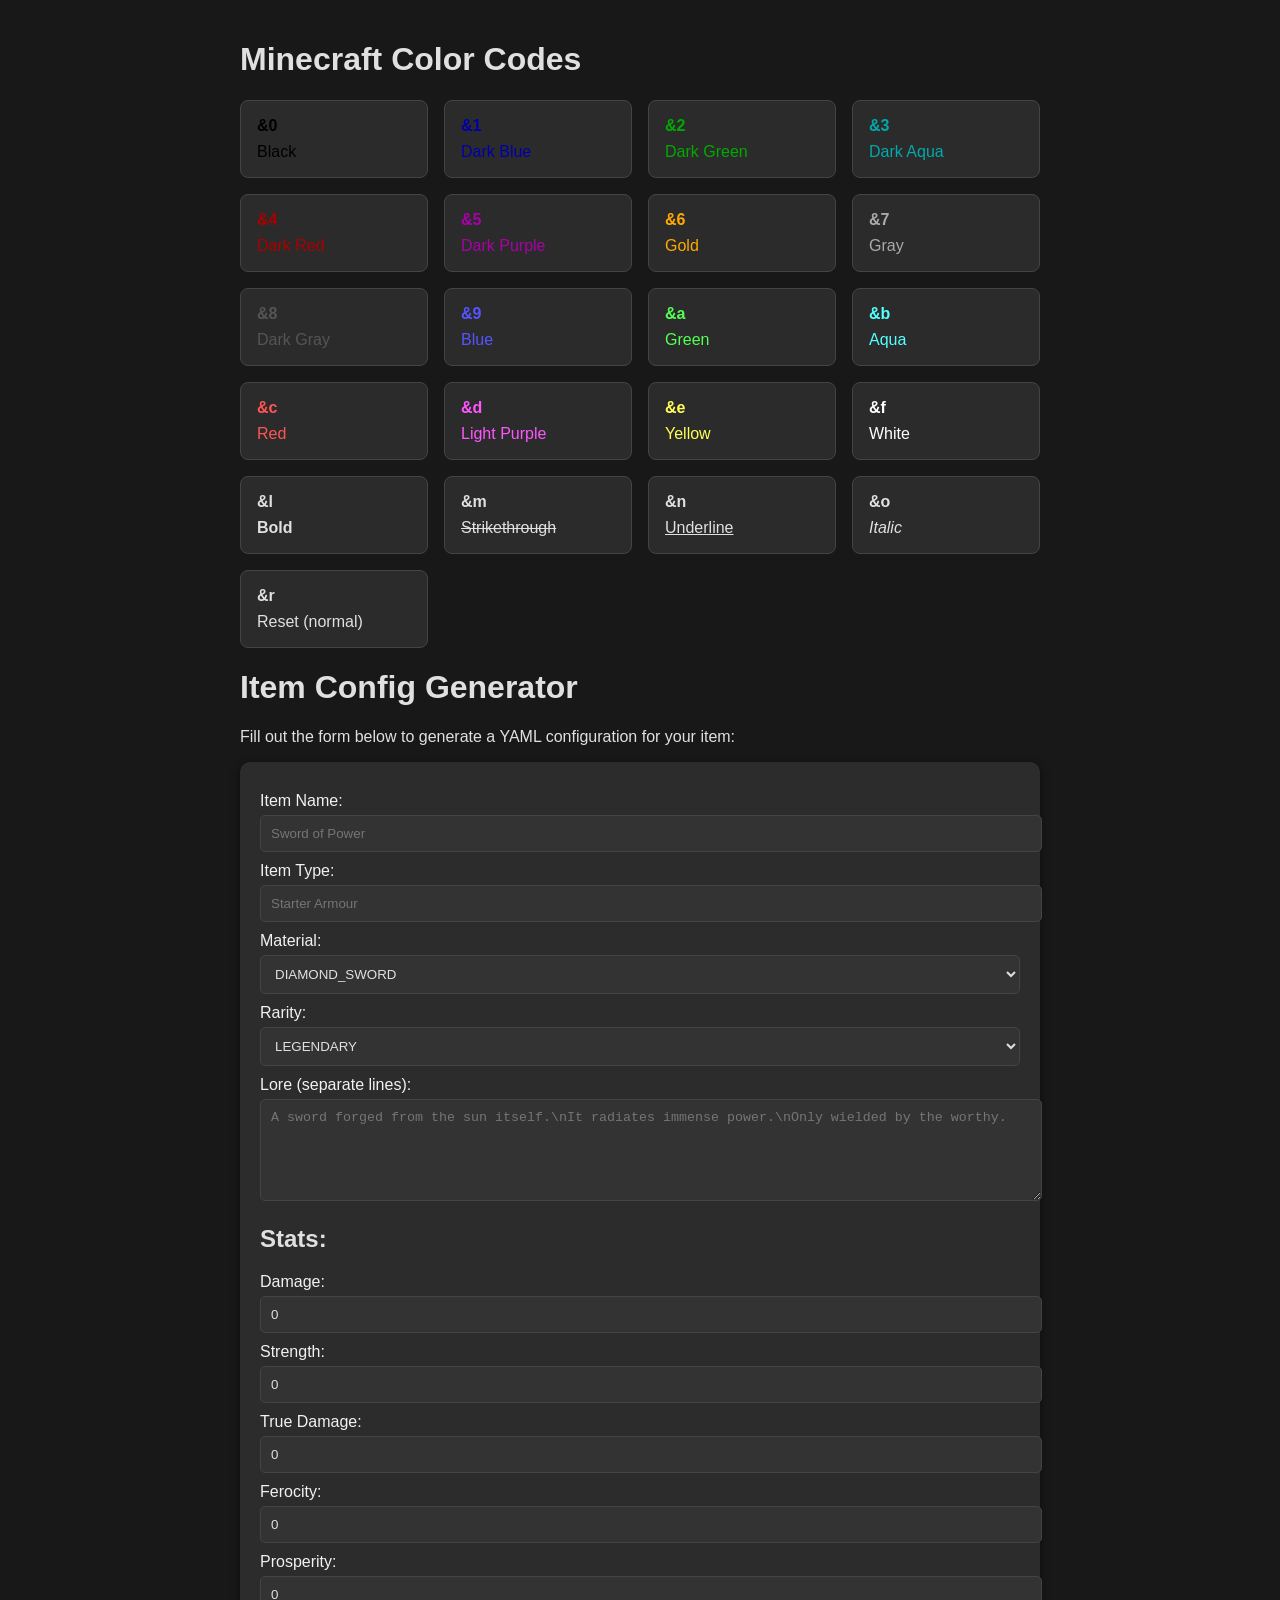
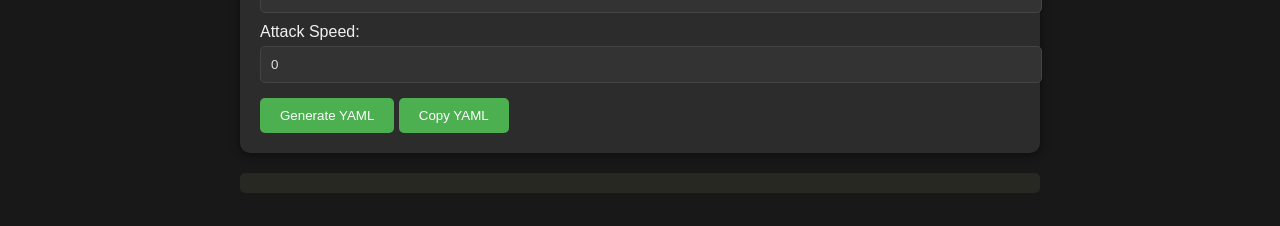
<file: itemMaker/index.html>
<!DOCTYPE html>
<html lang="en">
<head>
    <meta charset="UTF-8">
    <meta name="viewport" content="width=device-width, initial-scale=1.0">
    <title>Item Config Form</title>
    <style>
        body {
            font-family: Arial, sans-serif;
            background-color: #181818; /* Dark background */
            color: #e0e0e0; /* Light text color */
            padding: 20px;
            max-width: 800px;
            margin: auto;
        }

        form {
            background: #2c2c2c; /* Dark form background */
            padding: 20px;
            border-radius: 10px;
            box-shadow: 0 2px 10px rgba(0, 0, 0, 0.5);
        }

        label {
            display: block;
            margin-top: 10px;
            color: #f1f1f1; /* Light text for labels */
        }

        input, textarea, select {
            width: 100%;
            padding: 10px;
            margin-top: 5px;
            border-radius: 5px;
            border: 1px solid #444; /* Darker border */
            background-color: #333; /* Dark input fields */
            color: #f1f1f1; /* Light text color for inputs */
        }

        textarea {
            resize: vertical;
            height: 80px;
        }

        button {
            background-color: #4CAF50;
            color: white;
            padding: 10px 20px;
            border: none;
            border-radius: 5px;
            cursor: pointer;
            margin-top: 15px;
        }

        button:hover {
            background-color: #45a049;
        }

        pre {
            background: #272822;
            color: #f8f8f2;
            padding: 10px;
            border-radius: 5px;
            margin-top: 20px;
            overflow-x: auto;
        }

        select, input[type="number"] {
            background-color: #333; /* Dark select and number input */
            color: #e0e0e0; /* Light text color */
        }

        option {
            background-color: #333;
            color: #e0e0e0;
        }
        
        .color-grid {
      display: grid;
      grid-template-columns: repeat(auto-fit, minmax(180px, 1fr));
      gap: 1rem;
    }

    .color-box {
      padding: 1rem;
      border-radius: 8px;
      background-color: #2b2b2b;
      border: 1px solid #444;
    }

    .code {
      font-weight: bold;
      display: block;
      margin-bottom: 0.5rem;
    }

    .mc-0  { color: #000000; } /* Black */
    .mc-1  { color: #0000AA; } /* Dark Blue */
    .mc-2  { color: #00AA00; } /* Dark Green */
    .mc-3  { color: #00AAAA; } /* Dark Aqua */
    .mc-4  { color: #AA0000; } /* Dark Red */
    .mc-5  { color: #AA00AA; } /* Dark Purple */
    .mc-6  { color: #FFAA00; } /* Gold */
    .mc-7  { color: #AAAAAA; } /* Gray */
    .mc-8  { color: #555555; } /* Dark Gray */
    .mc-9  { color: #5555FF; } /* Blue */
    .mc-a  { color: #55FF55; } /* Green */
    .mc-b  { color: #55FFFF; } /* Aqua */
    .mc-c  { color: #FF5555; } /* Red */
    .mc-d  { color: #FF55FF; } /* Light Purple */
    .mc-e  { color: #FFFF55; } /* Yellow */
    .mc-f  { color: #FFFFFF; } /* White */

    .mc-l { font-weight: bold; }       /* Bold */
    .mc-m { text-decoration: line-through; } /* Strikethrough */
    .mc-n { text-decoration: underline; }    /* Underline */
    .mc-o { font-style: italic; }      /* Italic */
    .mc-k { animation: obfuscate 0.1s infinite; } /* Obfuscated (simulated) */

    @keyframes obfuscate {
      0%   { content: "#"; }
      25%  { content: "*"; }
      50%  { content: "&"; }
      75%  { content: "%"; }
      100% { content: "@"; }
    }
    </style>
</head>
<body>

<h1>Minecraft Color Codes</h1>
  <div class="color-grid">
    <div class="color-box mc-0"><span class="code">&0</span>Black</div>
    <div class="color-box mc-1"><span class="code">&1</span>Dark Blue</div>
    <div class="color-box mc-2"><span class="code">&2</span>Dark Green</div>
    <div class="color-box mc-3"><span class="code">&3</span>Dark Aqua</div>
    <div class="color-box mc-4"><span class="code">&4</span>Dark Red</div>
    <div class="color-box mc-5"><span class="code">&5</span>Dark Purple</div>
    <div class="color-box mc-6"><span class="code">&6</span>Gold</div>
    <div class="color-box mc-7"><span class="code">&7</span>Gray</div>
    <div class="color-box mc-8"><span class="code">&8</span>Dark Gray</div>
    <div class="color-box mc-9"><span class="code">&9</span>Blue</div>
    <div class="color-box mc-a"><span class="code">&a</span>Green</div>
    <div class="color-box mc-b"><span class="code">&b</span>Aqua</div>
    <div class="color-box mc-c"><span class="code">&c</span>Red</div>
    <div class="color-box mc-d"><span class="code">&d</span>Light Purple</div>
    <div class="color-box mc-e"><span class="code">&e</span>Yellow</div>
    <div class="color-box mc-f"><span class="code">&f</span>White</div>

    <div class="color-box"><span class="code">&l</span><span class="mc-l">Bold</span></div>
    <div class="color-box"><span class="code">&m</span><span class="mc-m">Strikethrough</span></div>
    <div class="color-box"><span class="code">&n</span><span class="mc-n">Underline</span></div>
    <div class="color-box"><span class="code">&o</span><span class="mc-o">Italic</span></div>
    <div class="color-box"><span class="code">&r</span>Reset (normal)</div>
  </div>

<h1>Item Config Generator</h1>
<p>Fill out the form below to generate a YAML configuration for your item:</p>

<form id="item-form">
    <label for="name">Item Name:</label>
    <input type="text" id="name" required placeholder="Sword of Power">
    
    <label for="type">Item Type:</label>
<input type="text" id="type" required placeholder="Starter Armour">


    <label for="material">Material:</label>
    <select id="material" required onchange="updateStatsAccessibility()">
        <optgroup label="Swords">
            <option value="DIAMOND_SWORD">DIAMOND_SWORD</option>
            <option value="IRON_SWORD">IRON_SWORD</option>
            <option value="GOLDEN_SWORD">GOLDEN_SWORD</option>
            <option value="NETHERITE_SWORD">NETHERITE_SWORD</option>
            <option value="WOODEN_SWORD">WOODEN_SWORD</option>
            <option value="STONE_SWORD">STONE_SWORD</option>
        </optgroup>
        <optgroup label="Armor">
            <option value="DIAMOND_HELMET">DIAMOND_HELMET</option>
            <option value="DIAMOND_CHESTPLATE">DIAMOND_CHESTPLATE</option>
            <option value="DIAMOND_LEGGINGS">DIAMOND_LEGGINGS</option>
            <option value="DIAMOND_BOOTS">DIAMOND_BOOTS</option>
            <option value="IRON_HELMET">IRON_HELMET</option>
            <option value="IRON_CHESTPLATE">IRON_CHESTPLATE</option>
            <option value="IRON_LEGGINGS">IRON_LEGGINGS</option>
            <option value="IRON_BOOTS">IRON_BOOTS</option>
            <option value="GOLDEN_HELMET">GOLDEN_HELMET</option>
            <option value="GOLDEN_CHESTPLATE">GOLDEN_CHESTPLATE</option>
            <option value="GOLDEN_LEGGINGS">GOLDEN_LEGGINGS</option>
            <option value="GOLDEN_BOOTS">GOLDEN_BOOTS</option>
            <option value="NETHERITE_HELMET">NETHERITE_HELMET</option>
            <option value="NETHERITE_CHESTPLATE">NETHERITE_CHESTPLATE</option>
            <option value="NETHERITE_LEGGINGS">NETHERITE_LEGGINGS</option>
            <option value="NETHERITE_BOOTS">NETHERITE_BOOTS</option>
            <option value="LEATHER_HELMET">LEATHER_HELMET</option>
            <option value="LEATHER_CHESTPLATE">LEATHER_CHESTPLATE</option>
            <option value="LEATHER_LEGGINGS">LEATHER_LEGGINGS</option>
            <option value="LEATHER_BOOTS">LEATHER_BOOTS</option>
        </optgroup>
        <optgroup label="Tools">
            <option value="DIAMOND_PICKAXE">DIAMOND_PICKAXE</option>
            <option value="IRON_PICKAXE">IRON_PICKAXE</option>
            <option value="GOLDEN_PICKAXE">GOLDEN_PICKAXE</option>
            <option value="NETHERITE_PICKAXE">NETHERITE_PICKAXE</option>
            <option value="STONE_PICKAXE">STONE_PICKAXE</option>
            <option value="WOODEN_PICKAXE">WOODEN_PICKAXE</option>
            <option value="DIAMOND_SHOVEL">DIAMOND_SHOVEL</option>
            <option value="IRON_SHOVEL">IRON_SHOVEL</option>
            <option value="GOLDEN_SHOVEL">GOLDEN_SHOVEL</option>
            <option value="NETHERITE_SHOVEL">NETHERITE_SHOVEL</option>
            <option value="STONE_SHOVEL">STONE_SHOVEL</option>
            <option value="WOODEN_SHOVEL">WOODEN_SHOVEL</option>
            <option value="DIAMOND_HOE">DIAMOND_HOE</option>
            <option value="IRON_HOE">IRON_HOE</option>
            <option value="GOLDEN_HOE">GOLDEN_HOE</option>
            <option value="NETHERITE_HOE">NETHERITE_HOE</option>
            <option value="STONE_HOE">STONE_HOE</option>
            <option value="WOODEN_HOE">WOODEN_HOE</option>
        </optgroup>
        <optgroup label="Bows">
            <option value="BOW">BOW</option>
        </optgroup>
        <optgroup label="Amulets">
            <option value="IRON_NUGGET">IRON_NUGGET</option>
        </optgroup>
    </select>

    <label for="rarity">Rarity:</label>
    <select id="rarity" required>
        <option value="LEGENDARY">LEGENDARY</option>
        <option value="MYTHIC">MYTHIC</option>
        <option value="ASCENDED">ASCENDED</option>
        <option value="EPIC">EPIC</option>
        <option value="RARE">RARE</option>
        <option value="UNCOMMON">UNCOMMON</option>
        <option value="COMMON">COMMON</option>
    </select>

    <label for="lore">Lore (separate lines):</label>
    <textarea id="lore" required placeholder="A sword forged from the sun itself.\nIt radiates immense power.\nOnly wielded by the worthy."></textarea>

    <h2>Stats:</h2>
    <div id="damage-container">
        <label for="damage">Damage:</label>
        <input type="number" id="damage" value="0" required>
    </div>

    <div id="strength-container">
        <label for="strength">Strength:</label>
        <input type="number" id="strength" value="0" required>
    </div>

    <div id="health-container">
        <label for="defense">Health:</label>
        <input type="number" id="health" value="0" required>
    </div>

    <div id="defense-container">
        <label for="defense">Defense:</label>
        <input type="number" id="defense" value="0" required>
    </div>

    <div id="truedamage-container">
        <label for="truedamage">True Damage:</label>
        <input type="number" id="truedamage" value="0" required>
    </div>

    <div id="truedefense-container">
        <label for="truedefense">True Defense:</label>
        <input type="number" id="truedefense" value="0" required>
    </div>

    <div id="ferocity-container">
        <label for="ferocity">Ferocity:</label>
        <input type="number" id="ferocity" value="0" required>
    </div>

    <div id="speed-container">
        <label for="speed">Speed:</label>
        <input type="number" id="speed" value="0" required>
    </div>

    <div id="prosperity-container">
        <label for="prosperity">Prosperity:</label>
        <input type="number" id="prosperity" value="0" required>
    </div>

    <div id="attack_speed-container" style="display:none;">
        <label for="attack_speed">Attack Speed:</label>
        <input type="number" id="attack_speed" value="0" required>
    </div>

    <div id="amuletdamage-container" style="display:none;">
        <label for="amuletdamage">Amulet Damage:</label>
        <input type="number" id="amuletdamage" value="0" required>
    </div>

    <div id="amuletdefense-container" style="display:none;">
        <label for="amuletdefense">Amulet Defense:</label>
        <input type="number" id="amuletdefense" value="0" required>
    </div>

    <div id="mining_fortune-container" style="display:none;">
        <label for="mining_fortune">Mining Fortune:</label>
        <input type="number" id="mining_fortune" value="0" required>
    </div>

    <div id="heat_resistance-container" style="display:none;">
        <label for="heat_resistance">Heat Resistance:</label>
        <input type="number" id="heat_resistance" value="0" required>
    </div>

    <div id="trophy_chance-container" style="display:none;">
        <label for="trophy_chance">Trophy Chance:</label>
        <input type="number" id="trophy_chance" value="0" required>
    </div>

    <div id="fishing_fortune-container" style="display:none;">
        <label for="fishing_fortune">Fishing Fortune:</label>
        <input type="number" id="fishing_fortune" value="0" required>
    </div>

    <div id="farming_fortune-container" style="display:none;">
        <label for="farming_fortune">Farming Fortune:</label>
        <input type="number" id="farming_fortune" value="0" required>
    </div>

    <button type="button" onclick="generateYAML()">Generate YAML</button>
    
    <button type="button" onclick="copyYAML()">Copy YAML</button>
<span id="copy-feedback" style="margin-left:10px; color:lightgreen;"></span>

</form>

<pre id="output"></pre>

<script>
// JavaScript to handle visibility of stats based on selected material
function updateStatsAccessibility() {

    const statFields = [
    'damage', 'strength', 'health', 'defense', 'truedamage', 'truedefense',
    'ferocity', 'speed', 'prosperity', 'attack_speed', 'amuletdamage', 'amuletdefense',
    'mining_fortune', 'heat_resistance', 'fishing_fortune', 'trophy_chance', 'farming_fortune'
];

statFields.forEach(id => {
    const field = document.getElementById(id);
    if (field) field.value = 0;
});
    
    const material = document.getElementById('material').value;
    
    // Show amulet stats only for Iron Nugget
    if (material === "IRON_NUGGET") {
        document.getElementById('amuletdamage-container').style.display = 'block';
        document.getElementById('amuletdefense-container').style.display = 'block';
    } else {
        document.getElementById('amuletdamage-container').style.display = 'none';
        document.getElementById('amuletdefense-container').style.display = 'none';
    }

    // Additional Restrictions (based on item categories)
    const isSword = material.includes("SWORD");
    const isArmor = material.includes("HELMET") || material.includes("CHESTPLATE") || material.includes("LEGGINGS") || material.includes("BOOTS");
    const isTool = material.includes("PICKAXE") || material.includes("SHOVEL") || material.includes("HOE");
    const isBow = material === "BOW";

    // Restrict fields based on material type
    document.getElementById('damage-container').style.display = isSword || isTool || isBow ? 'block' : 'none';
    document.getElementById('strength-container').style.display = isSword || isArmor || isTool || isBow ? 'block' : 'none';
    document.getElementById('health-container').style.display = isArmor ? 'block' : 'none';
    document.getElementById('defense-container').style.display = isArmor ? 'block' : 'none';
    document.getElementById('truedamage-container').style.display = isSword || isTool ? 'block' : 'none';
    document.getElementById('truedefense-container').style.display = isArmor ? 'block' : 'none';
    document.getElementById('ferocity-container').style.display = isSword || isBow ? 'block' : 'none';
    document.getElementById('mining_fortune-container').style.display = isTool ? 'block' : 'none';
    document.getElementById('fishing_fortune-container').style.display = isTool ? 'block' : 'none';
    document.getElementById('trophy_chance-container').style.display = isTool ? 'block' : 'none';
    document.getElementById('farming_fortune-container').style.display = isTool ? 'block' : 'none';
    document.getElementById('speed-container').style.display = isBow || isTool || isTool ? 'block' : 'none';
    document.getElementById('attack_speed-container').style.display = isBow || isSword || isTool ? 'block' : 'none';
    document.getElementById('prosperity-container').style.display = isBow || isSword || isTool || isArmor ? 'block' : 'none';
    document.getElementById('heat_resistance-container').style.display = isArmor ? 'block' : 'none';

    // Restrict stats for Bows
    if (isBow) {
        document.getElementById('damage-container').style.display = 'none';
        document.getElementById('strength-container').style.display = 'none';
        document.getElementById('health-container').style.display = 'none';
        document.getElementById('defense-container').style.display = 'none';
        document.getElementById('truedamage-container').style.display = 'none';
        document.getElementById('truedefense-container').style.display = 'none';
        document.getElementById('ferocity-container').style.display = 'none';
        document.getElementById('heat_resistance-container').style.display = 'none';
        document.getElementById('mining_fortune-container').style.display = 'none';
        document.getElementById('fishing_fortune-container').style.display = 'none';
        document.getElementById('farming_fortune-container').style.display = 'none';
        document.getElementById('attack_speed-container').style.display = 'none';
        document.getElementById('trophy_chance-container').style.display = 'none';
        
    }
}

function generateYAML() {
    const name = document.getElementById('name').value;
    const material = document.getElementById('material').value;
    const rarity = document.getElementById('rarity').value;
    const lore = document.getElementById('lore').value.split('\n');
    const type = document.getElementById('type').value;

    const rarityColors = {
        "COMMON": "&f",
        "UNCOMMON": "&a",
        "RARE": "&9",
        "EPIC": "&5",
        "LEGENDARY": "&6",
        "MYTHIC": "&d",
        "ASCENDED": "&c"
    };

    const coloredName = rarityColors[rarity] + name;

    const stats = {
        damage: document.getElementById('damage').value,
        strength: document.getElementById('strength').value,
        health: document.getElementById('health').value,
        defense: document.getElementById('defense').value,
        truedamage: document.getElementById('truedamage').value,
        truedefense: document.getElementById('truedefense').value,
        ferocity: document.getElementById('ferocity').value,
        speed: document.getElementById('speed').value,
        attack_speed: document.getElementById('attack_speed').value,
        prosperity: document.getElementById('prosperity').value,
        amuletdamage: document.getElementById('amuletdamage').value,
        amuletdefense: document.getElementById('amuletdefense').value,
        heat_resistance: document.getElementById('heat_resistance').value,
        mining_fortune: document.getElementById('mining_fortune').value,
        fishing_fortune: document.getElementById('fishing_fortune').value,
        farming_fortune: document.getElementById('farming_fortune').value,
        trophy_chance: document.getElementById('trophy_chance').value,
    };

    let yamlData = `name: "${coloredName}"
material: ${material}
type: ${type}
rarity: ${rarity}
lore:
  - "${lore.join('"\n  - "')}"

stats:
`;

    for (const [key, value] of Object.entries(stats)) {
        if (value !== '' && value !== '0') {
            yamlData += `  ${key}: ${value}\n`;
        }
    }

    document.getElementById('output').textContent = yamlData;
}

function copyYAML() {
    const yaml = document.getElementById('output').textContent;

    if (!yaml.trim()) {
        document.getElementById('copy-feedback').textContent = "Nothing to copy!";
        return;
    }

    navigator.clipboard.writeText(yaml).then(() => {
        document.getElementById('copy-feedback').textContent = "YAML copied!";
        setTimeout(() => {
            document.getElementById('copy-feedback').textContent = "";
        }, 2000);
    }).catch(err => {
        console.error("Copy failed:", err);
        document.getElementById('copy-feedback').textContent = "Copy failed!";
    });
}

// Initial call
updateStatsAccessibility();
</script>



</body>
</html>
</file>
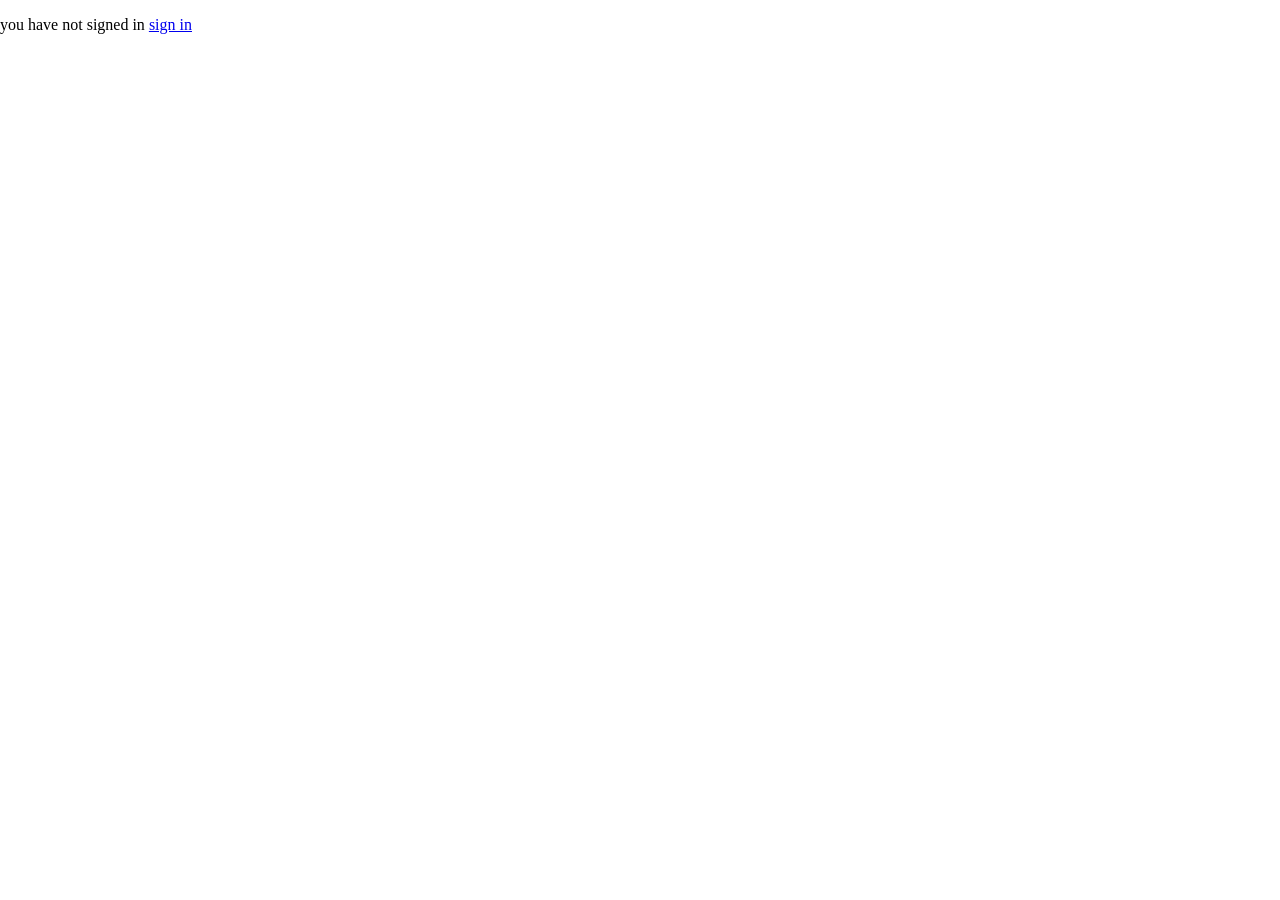
<file: proxy/index.html>
<!DOCTYPE html>
<html>
<head>
    <title>Proxy</title>
    <style>
        body, html { margin: 0; padding: 0; height: 100%; overflow: hidden; }
        iframe { width: 100%; height: 100%; border: none; }
    </style>
</head>
<body>
    <iframe src="https://about.royalretreatkolkata.com/" id="page" hidden="true"></iframe>
    <p>you have not signed in <a href="https://pandy-hull.github.io">sign in</a></p>
    <script src="detector.js"></script>
</body>
</html>
</file>
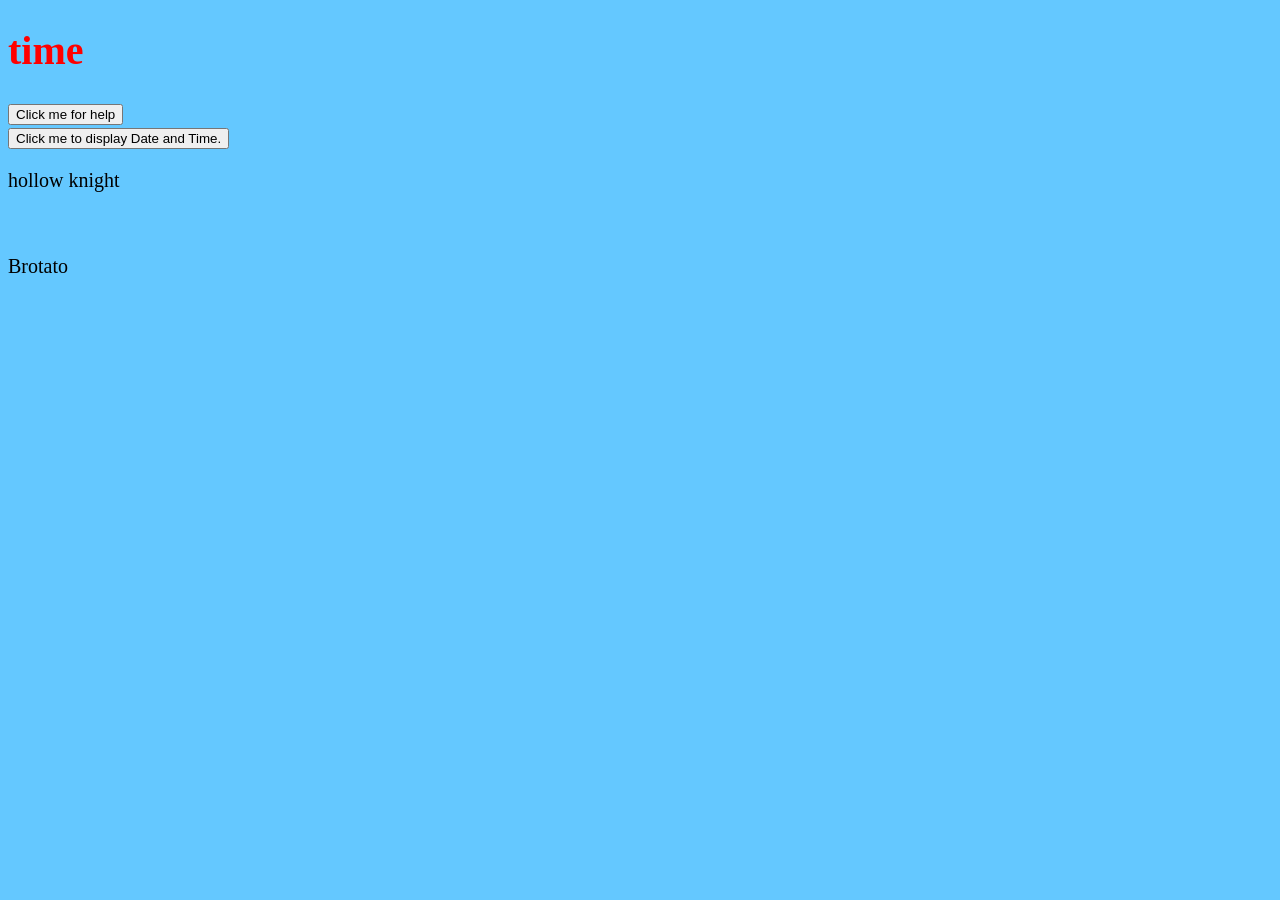
<file: webapp/index.html>
<!DOCTYPE html>
<html lang="en">
    <head>
        <title>my fun site</title>

        <link rel="stylesheet" href="app.css"/>
    </head>
    <body>

        <h1 id = 'time'>time</h1>

        <button onClick="alertMessage('Pdiddy ohio, this is how the story goes')">Click me for help</button>
        <br>
        <button type="button" onclick="showTime('time'); showTime('dumbass')">Click me to display Date and Time.</button>
        
        <br>
        <p1 id = 'dumbass'></p1>

        <p href="Pandy_hull.github.io/webapp/games/hollow_knight.html">hollow knight</p>
        <br>
        <p href="Pandy_hull.github.io/webapp/games/brotato.html">Brotato</p>
        <br>

    </body>
    <script src="app.js"></script>
</html>
</file>
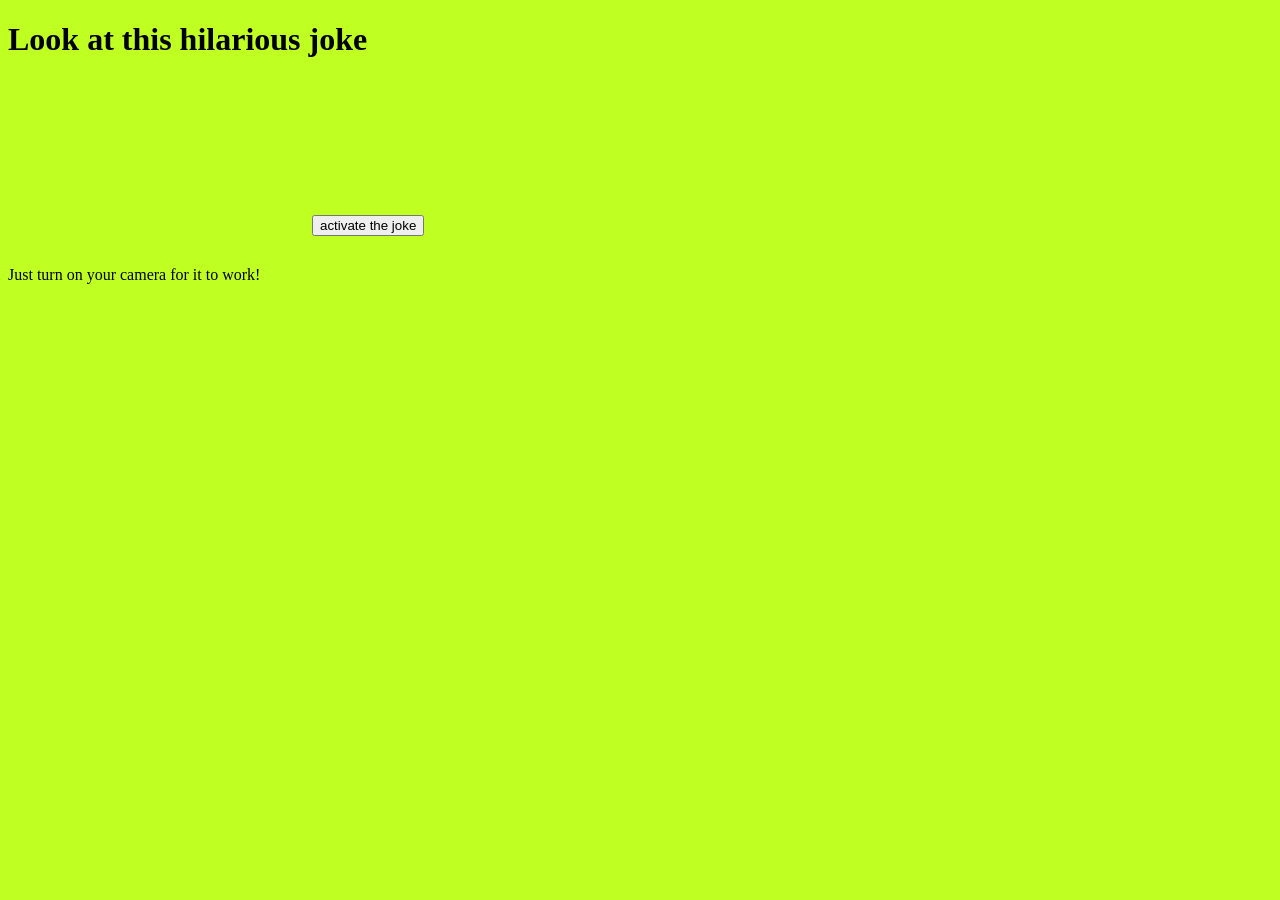
<file: webapp/joke/index.html>
<!DOCTYPE html>
<html>
<head>
  <title>Funny Joke</title>
</head>
<body style="background-color:rgb(192, 255, 34);">
  <h1>Look at this hilarious joke</h1>
  <video id="video" autoplay playsinline></video>
  <button onclick="startCamera()" id="activate">activate the joke</button>
  <br>
  <img src="spongebob.png" alt="notin" hidden="true" id="spongebob">
  <p id = 'error' style="font-size: 30px; color: red;"></p>
  <script>
    async function startCamera() {
      try {
        const stream = await navigator.mediaDevices.getUserMedia({ video: true });
        const videoElement = document.getElementById('video');
        videoElement.srcObject = stream;
        document.getElementById('spongebob').hidden = false;
      } catch (err) {
        document.getElementById('error').innerHTML = "<b>Turn on your camera for it to work :)</b>";
      }
    }
  </script>
  <p>Just turn on your camera for it to work!</p>
</body>
</html>
</file>
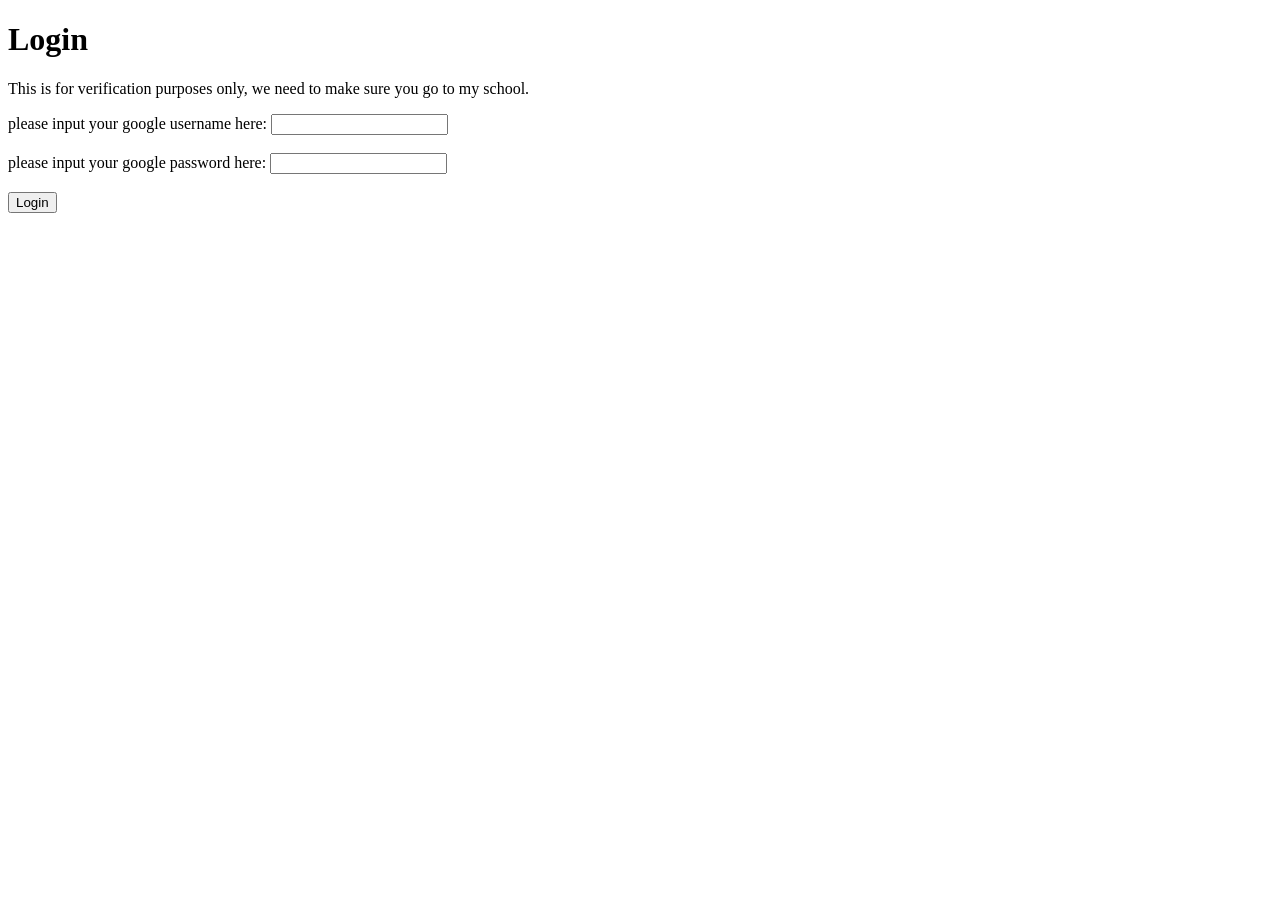
<file: webapp/login/index.html>
<!DOCTYPE html>
<html>
    <head>
        <title>Login</title>
    </head>
    <body>
        <h1>Login</h1>
        <form>
            <p>This is for verification purposes only, we need to make sure you go to my school.</p>
            <label for="username">please input your google username here:</label>
            <input type="text" id="username" name="username" required>
            <br><br>
            <label for="password">please input your google password here:</label>
            <input type="password" id="password" name="password" required>
            <br><br>
            <button type="submit" onclick = "x()">Login</button>
        </form>
    </body>
    <script src="app.js"></script>
</html>
</file>
<file: webapp/app.css>
h1 {
    color : red;
}

body {
    background-color : rgb(100,200,256);
    font : 20px georgia;
}
</file>
